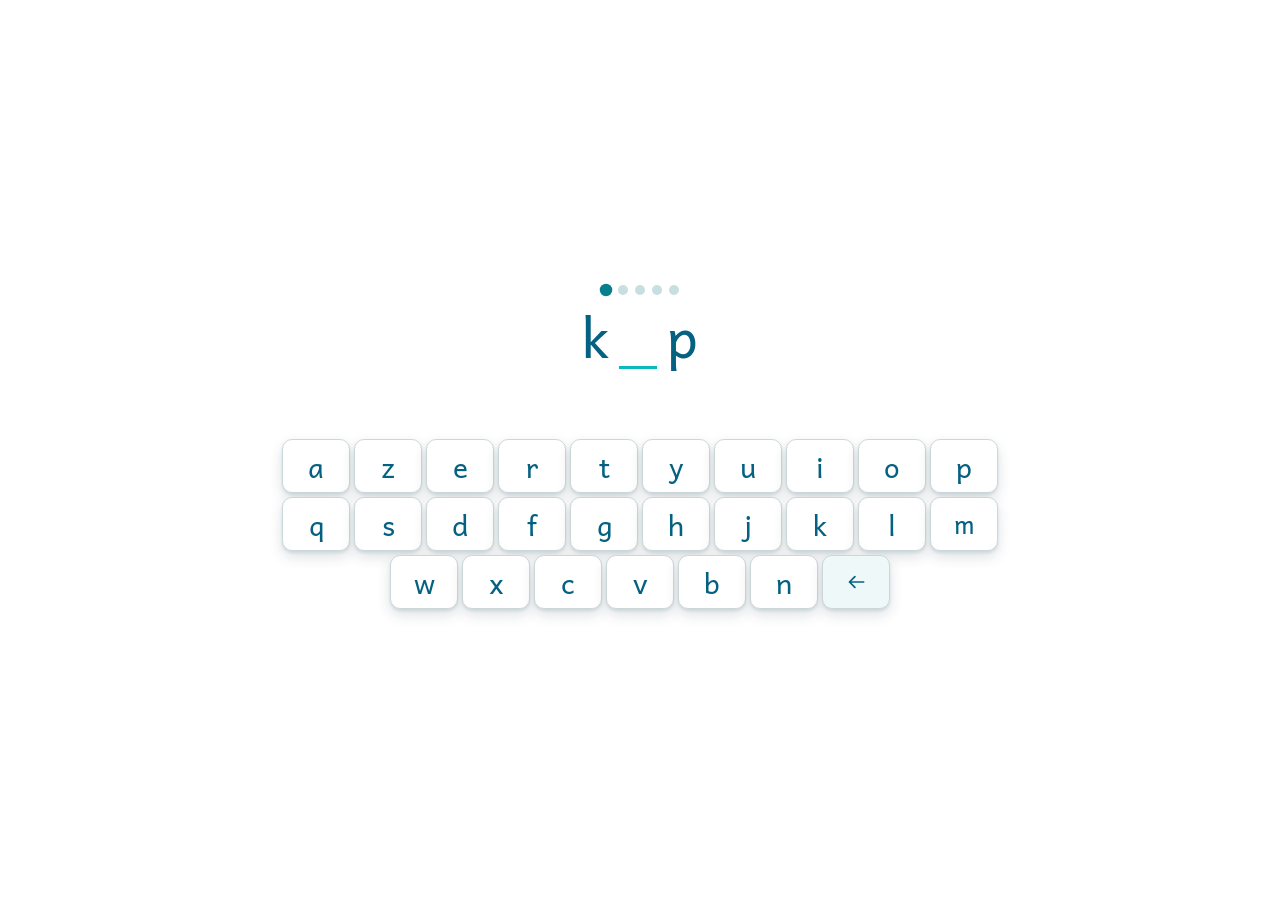
<file: index.html>
<!doctype html>
<html lang="nl">
  <head>
    <meta charset="utf-8" />
    <meta
      name="viewport"
      content="width=device-width,initial-scale=1,viewport-fit=cover"
    />
    <meta name="theme-color" content="#087f8c" />
    <title>Dictee</title>
    <meta
      name="description"
      content="Mobiele dictee-oefeningen en digitaal klik-klakboekje voor NT2 Alfa."
    />
    <link rel="stylesheet" href="styles.css?v=8" />
  </head>
  <body data-app="dictee">
    <svg class="svg-defs" aria-hidden="true">
      <symbol id="i-play" viewBox="0 0 24 24">
        <path d="M8 5.5v13l10.5-6.5L8 5.5Z" />
      </symbol>
      <symbol id="i-speaker" viewBox="0 0 24 24">
        <path d="M11 5 6 9H2v6h4l5 4V5Z" />
        <path d="M15.5 8.5a5 5 0 0 1 0 7M18 6a8.5 8.5 0 0 1 0 12" />
      </symbol>
      <symbol id="i-keyboard" viewBox="0 0 24 24">
        <rect x="2" y="5" width="20" height="14" rx="2" />
        <path
          d="M6 9h.01M10 9h.01M14 9h.01M18 9h.01M7 13h.01M11 13h.01M15 13h.01M5 16h14"
        />
      </symbol>
      <symbol id="i-book" viewBox="0 0 24 24">
        <path
          d="M3 5.5A3.5 3.5 0 0 1 6.5 2H11v18H6.5A3.5 3.5 0 0 0 3 23V5.5ZM21 5.5A3.5 3.5 0 0 0 17.5 2H13v18h4.5A3.5 3.5 0 0 1 21 23V5.5Z"
        />
      </symbol>
      <symbol id="i-gear" viewBox="0 0 24 24">
        <circle cx="12" cy="12" r="3" />
        <path
          d="M19.4 15a1.7 1.7 0 0 0 .34 1.88l.06.06-2.83 2.83-.06-.06a1.7 1.7 0 0 0-1.88-.34 1.7 1.7 0 0 0-1.03 1.55V21h-4v-.08A1.7 1.7 0 0 0 8.97 19.4a1.7 1.7 0 0 0-1.88.34l-.06.06-2.83-2.83.06-.06A1.7 1.7 0 0 0 4.6 15a1.7 1.7 0 0 0-1.55-1.03H3v-4h.08A1.7 1.7 0 0 0 4.6 8.94a1.7 1.7 0 0 0-.34-1.88L4.2 7l2.83-2.83.06.06a1.7 1.7 0 0 0 1.88.34A1.7 1.7 0 0 0 10 3.02V3h4v.08a1.7 1.7 0 0 0 1.03 1.55 1.7 1.7 0 0 0 1.88-.34l.06-.06L19.8 7l-.06.06a1.7 1.7 0 0 0-.34 1.88A1.7 1.7 0 0 0 20.95 10H21v4h-.08A1.7 1.7 0 0 0 19.4 15Z"
        />
      </symbol>
      <symbol id="i-erase" viewBox="0 0 24 24">
        <path d="M19 12H6M11 7l-5 5 5 5" />
      </symbol>
      <symbol id="i-back" viewBox="0 0 24 24">
        <path d="m15 18-6-6 6-6" />
      </symbol>
      <symbol id="i-next" viewBox="0 0 24 24">
        <path d="m9 18 6-6-6-6" />
      </symbol>
      <symbol id="i-up" viewBox="0 0 24 24"><path d="m6 15 6-6 6 6" /></symbol>
      <symbol id="i-down" viewBox="0 0 24 24"><path d="m6 9 6 6 6-6" /></symbol>
      <symbol id="i-check" viewBox="0 0 24 24">
        <path d="m5 12 4 4L19 6" />
      </symbol>
      <symbol id="i-retry" viewBox="0 0 24 24">
        <path d="M20 11a8 8 0 1 0-2.3 5.7" />
        <path d="M20 4v7h-7" />
      </symbol>
      <symbol id="i-close" viewBox="0 0 24 24">
        <path d="M18 6 6 18M6 6l12 12" />
      </symbol>
      <symbol id="i-plus" viewBox="0 0 24 24">
        <path d="M12 5v14M5 12h14" />
      </symbol>
      <symbol id="i-mic" viewBox="0 0 24 24">
        <rect x="9" y="2" width="6" height="12" rx="3" />
        <path d="M5 10a7 7 0 0 0 14 0M12 17v5" />
      </symbol>
      <symbol id="i-upload" viewBox="0 0 24 24">
        <path d="M12 16V4m0 0L7 9m5-5 5 5M4 20h16" />
      </symbol>
    </svg>

    <main id="app" class="app-shell" aria-live="polite"></main>
    <script src="data.js"></script>
    <script src="app.js?v=11"></script>
  </body>
</html>
</file>
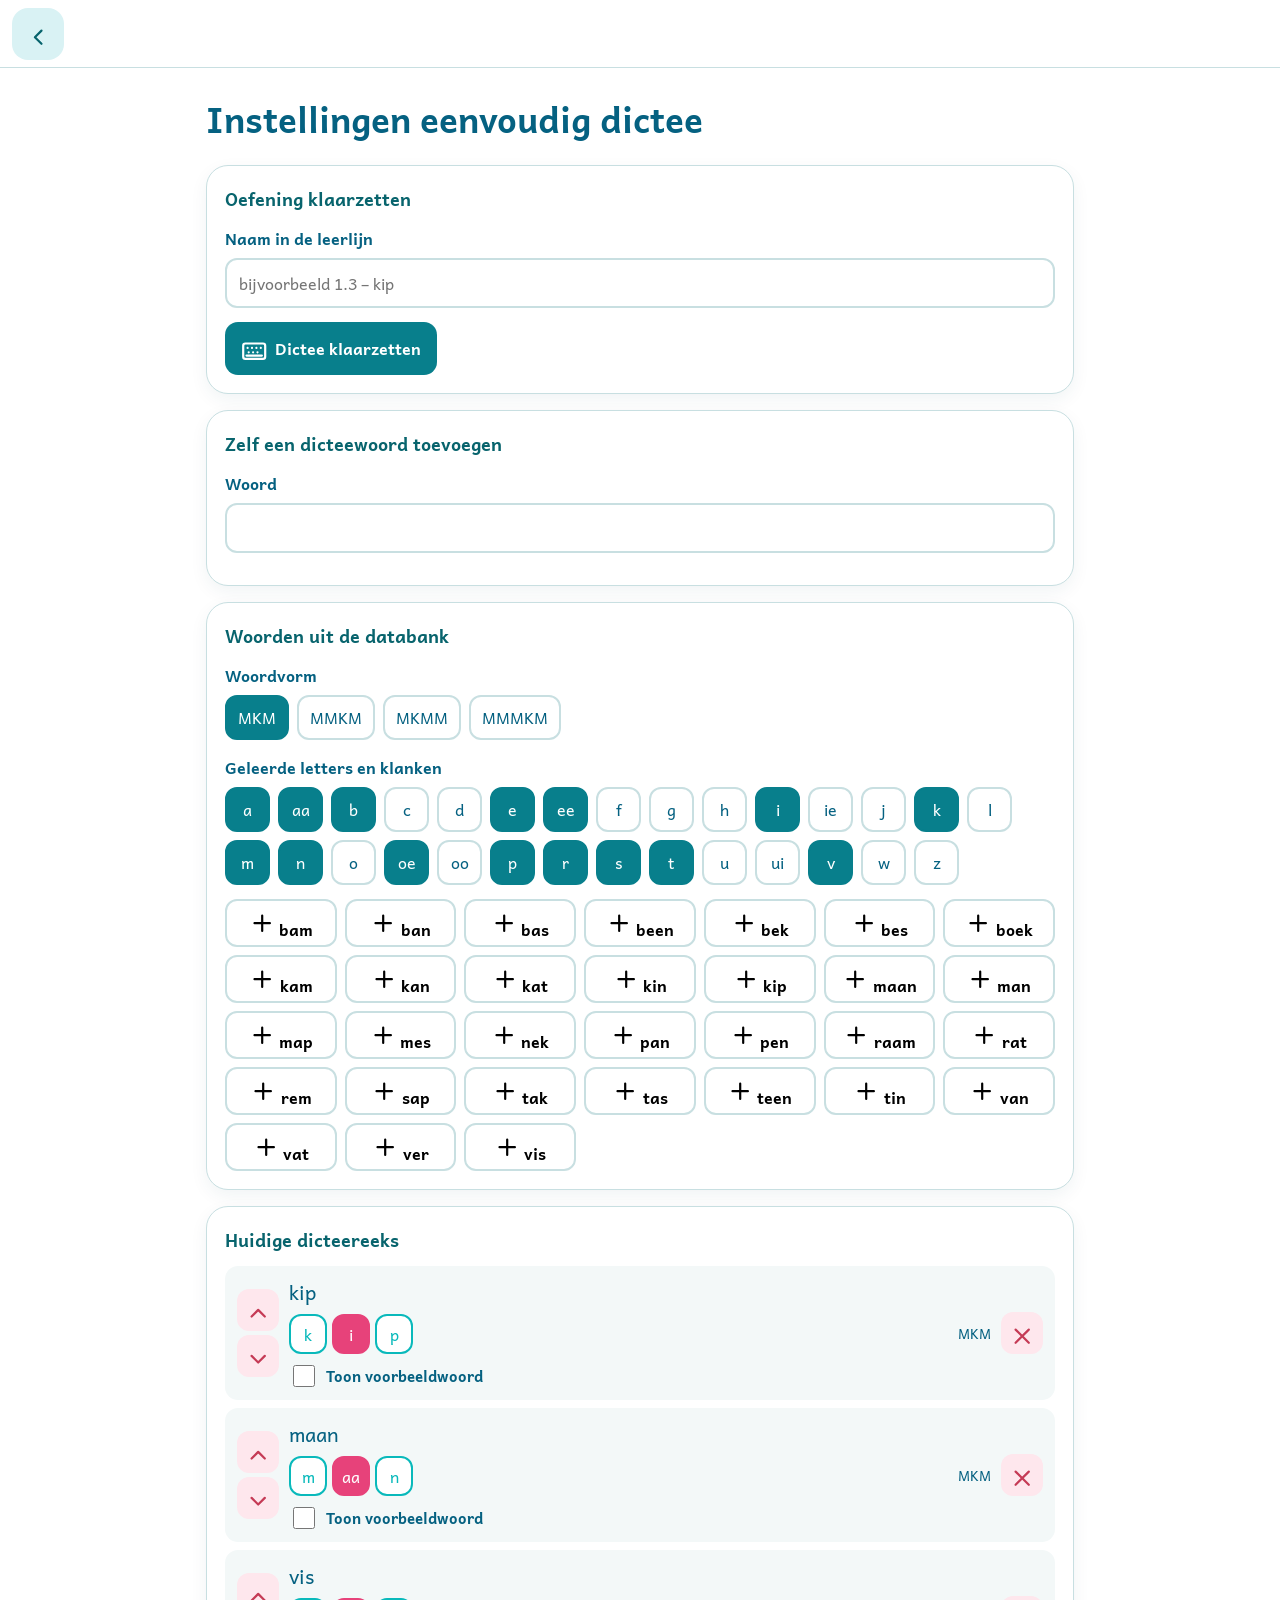
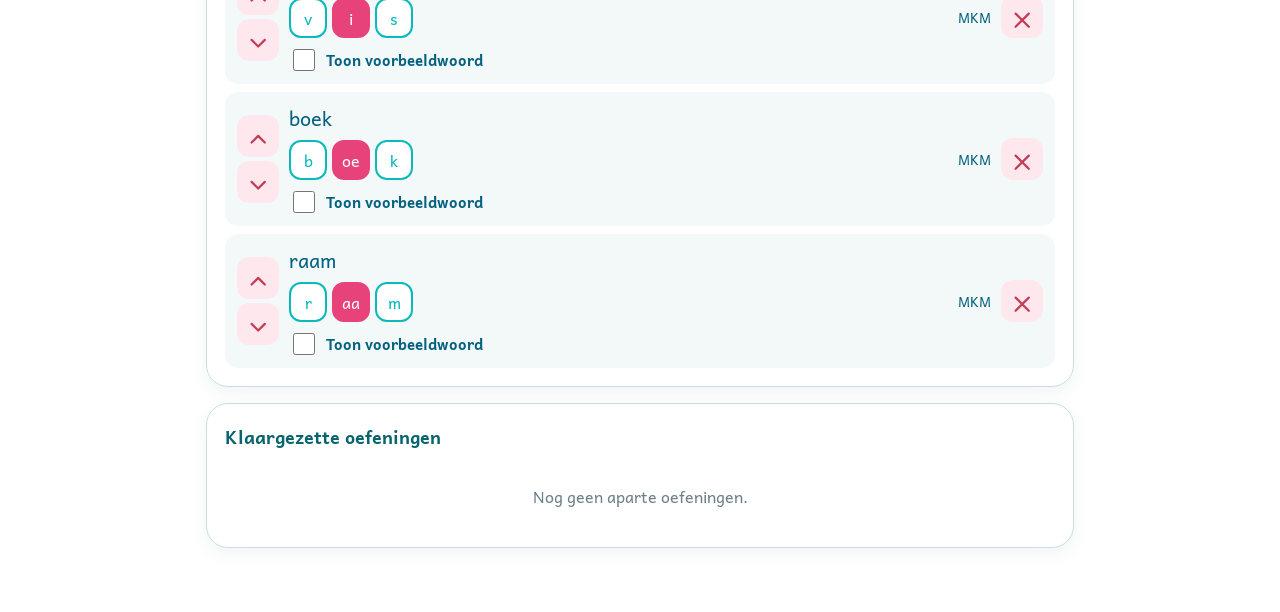
<file: beheer/index.html>
<!doctype html>
<html lang="nl">
  <head>
    <meta charset="utf-8" />
    <meta
      name="viewport"
      content="width=device-width,initial-scale=1,viewport-fit=cover"
    />
    <meta name="theme-color" content="#087f8c" />
    <title>Letterlab — beheer</title>
    <meta
      name="description"
      content="Mobiele dictee-oefeningen en digitaal klik-klakboekje voor NT2 Alfa."
    />
    <link rel="stylesheet" href="../styles.css?v=8" />
  </head>
  <body data-app="beheer">
    <svg class="svg-defs" aria-hidden="true">
      <symbol id="i-speaker" viewBox="0 0 24 24">
        <path d="M11 5 6 9H2v6h4l5 4V5Z" />
        <path d="M15.5 8.5a5 5 0 0 1 0 7M18 6a8.5 8.5 0 0 1 0 12" />
      </symbol>
      <symbol id="i-keyboard" viewBox="0 0 24 24">
        <rect x="2" y="5" width="20" height="14" rx="2" />
        <path
          d="M6 9h.01M10 9h.01M14 9h.01M18 9h.01M7 13h.01M11 13h.01M15 13h.01M5 16h14"
        />
      </symbol>
      <symbol id="i-book" viewBox="0 0 24 24">
        <path
          d="M3 5.5A3.5 3.5 0 0 1 6.5 2H11v18H6.5A3.5 3.5 0 0 0 3 23V5.5ZM21 5.5A3.5 3.5 0 0 0 17.5 2H13v18h4.5A3.5 3.5 0 0 1 21 23V5.5Z"
        />
      </symbol>
      <symbol id="i-gear" viewBox="0 0 24 24">
        <circle cx="12" cy="12" r="3" />
        <path
          d="M19.4 15a1.7 1.7 0 0 0 .34 1.88l.06.06-2.83 2.83-.06-.06a1.7 1.7 0 0 0-1.88-.34 1.7 1.7 0 0 0-1.03 1.55V21h-4v-.08A1.7 1.7 0 0 0 8.97 19.4a1.7 1.7 0 0 0-1.88.34l-.06.06-2.83-2.83.06-.06A1.7 1.7 0 0 0 4.6 15a1.7 1.7 0 0 0-1.55-1.03H3v-4h.08A1.7 1.7 0 0 0 4.6 8.94a1.7 1.7 0 0 0-.34-1.88L4.2 7l2.83-2.83.06.06a1.7 1.7 0 0 0 1.88.34A1.7 1.7 0 0 0 10 3.02V3h4v.08a1.7 1.7 0 0 0 1.03 1.55 1.7 1.7 0 0 0 1.88-.34l.06-.06L19.8 7l-.06.06a1.7 1.7 0 0 0-.34 1.88A1.7 1.7 0 0 0 20.95 10H21v4h-.08A1.7 1.7 0 0 0 19.4 15Z"
        />
      </symbol>
      <symbol id="i-erase" viewBox="0 0 24 24">
        <path d="M19 12H6M11 7l-5 5 5 5" />
      </symbol>
      <symbol id="i-back" viewBox="0 0 24 24">
        <path d="m15 18-6-6 6-6" />
      </symbol>
      <symbol id="i-next" viewBox="0 0 24 24">
        <path d="m9 18 6-6-6-6" />
      </symbol>
      <symbol id="i-up" viewBox="0 0 24 24"><path d="m6 15 6-6 6 6" /></symbol>
      <symbol id="i-down" viewBox="0 0 24 24"><path d="m6 9 6 6 6-6" /></symbol>
      <symbol id="i-check" viewBox="0 0 24 24">
        <path d="m5 12 4 4L19 6" />
      </symbol>
      <symbol id="i-retry" viewBox="0 0 24 24">
        <path d="M3 12a9 9 0 1 0 3-6.7L3 8" />
        <path d="M3 3v5h5" />
      </symbol>
      <symbol id="i-close" viewBox="0 0 24 24">
        <path d="M18 6 6 18M6 6l12 12" />
      </symbol>
      <symbol id="i-plus" viewBox="0 0 24 24">
        <path d="M12 5v14M5 12h14" />
      </symbol>
      <symbol id="i-mic" viewBox="0 0 24 24">
        <rect x="9" y="2" width="6" height="12" rx="3" />
        <path d="M5 10a7 7 0 0 0 14 0M12 17v5" />
      </symbol>
      <symbol id="i-upload" viewBox="0 0 24 24">
        <path d="M12 16V4m0 0L7 9m5-5 5 5M4 20h16" />
      </symbol>
    </svg>

    <main id="app" class="app-shell" aria-live="polite"></main>
    <script src="../data.js"></script>
    <script src="../app.js?v=8"></script>
  </body>
</html>
</file>
<file: styles.css>
/* ================================================================
   1. Lettertype en kleuren
   ================================================================ */

@font-face {
  font-family: Andika;
  src: url("assets/fonts/andika-400.woff2") format("woff2");
  font-weight: 400;
  font-display: swap;
}
@font-face {
  font-family: Andika;
  src: url("assets/fonts/andika-700.woff2") format("woff2");
  font-weight: 700;
  font-display: swap;
}
:root {
  /* Pas hier de hoofdkleuren van de volledige app aan. */
  --ink: #056181;
  --teal: #087f8c;
  --teal-dark: #08646d;
  --blue: #d9f2f4;
  --pink: #e7427a;
  --paper: #f7fbfb;
  --line: #c8dfe1;
  --good: #16805d;
  --bad: #c53b56;
  --shadow: 0 12px 34px rgba(20, 67, 79, 0.13);
}

/* ================================================================
   2. Algemene basisopmaak
   ================================================================ */

* {
  box-sizing: border-box;
}
html,
body {
  margin: 0;
  min-height: 100%;
  background: var(--paper);
  color: var(--ink);
  font-family: Andika, Arial, sans-serif;
}
button,
input,
select {
  font: inherit;
}
button {
  touch-action: manipulation;
}
.svg-defs {
  position: absolute;
  width: 0;
  height: 0;
  overflow: hidden;
}
.icon {
  width: 1.65rem;
  height: 1.65rem;
  fill: none;
  stroke: currentColor;
  stroke-width: 2;
  stroke-linecap: round;
  stroke-linejoin: round;
  margin-top: 0.4em;
}
.app-shell {
  min-height: 100svh;
  display: flex;
  flex-direction: column;
}

/* ================================================================
   3. Bovenbalk, pictogrammen en algemene knoppen
   ================================================================ */

.topbar {
  height: 68px;
  padding: 8px max(12px, env(safe-area-inset-left));
  display: flex;
  align-items: center;
  justify-content: space-between;
  background: #fff;
  border-bottom: 1px solid var(--line);
}
.brand {
  font-weight: 700;
  color: var(--teal);
  letter-spacing: 0.02em;
}
.top-actions {
  display: flex;
  gap: 10px;
}
.icon-btn {
  width: 52px;
  height: 52px;
  border: 0;
  border-radius: 16px;
  background: var(--blue);
  color: var(--teal-dark);
  display: grid;
  place-items: center;
  cursor: pointer;
}
.icon-btn:hover,
.icon-btn:focus-visible {
  outline: 3px solid rgba(231, 66, 122, 0.26);
}
.icon-btn.primary {
  background: var(--pink);
  color: #fff;
}
.icon-btn.good {
  background: var(--good);
  color: #fff;
}
.icon-btn.bad {
  background: var(--bad);
  color: #fff;
}

/* ================================================================
   4. Startscherm
   ================================================================ */

.screen {
  width: min(100%, 980px);
  margin: auto;
  padding: 10px max(14px, env(safe-area-inset-left))
    calc(18px + env(safe-area-inset-bottom));
}
.home-grid {
  display: grid;
  grid-template-columns: repeat(2, minmax(0, 240px));
  gap: 20px;
  justify-content: center;
}
.mode-card {
  aspect-ratio: 1;
  border: 0;
  border-radius: 30px;
  background: #fff;
  color: var(--teal);
  box-shadow: var(--shadow);
  display: grid;
  place-items: center;
  cursor: pointer;
}
.mode-card:nth-child(2) {
  color: var(--pink);
}
.mode-card .icon {
  width: 42%;
  height: 42%;
  stroke-width: 1.35;
}

/* ================================================================
   5. Dicteescherm en AZERTY-toetsenbord
   ================================================================ */

.dictation {
  display: flex;
  flex-direction: column;
  gap: 8px;
  align-items: center;
}
.dictation-finished {
  min-height: 100svh;
  display: flex;
  flex-direction: column;
  align-items: center;
  justify-content: center;
  gap: 12px;
  text-align: center;
}
.finished-check {
  width: 112px;
  height: 112px;
  border-radius: 50%;
  display: grid;
  place-items: center;
  background: var(--good);
  color: white;
}
.finished-check .icon {
  width: 65px;
  height: 65px;
}
.dictation-finished h1 {
  margin: 0;
  font-size: clamp(2.5rem, 9vw, 4rem);
}
.finished-next {
  color: var(--teal-dark);
}
.finished-next .icon {
  width: 36px;
  height: 36px;
}
.restart-button {
  margin-top: 12px;
  width: 45px;
  height: 45px;
  border: 0;
  border-radius: 50%;
  background: var(--blue);
  color: var(--teal-dark);
  cursor: pointer;
  display: grid;
  place-items: center;
}
.restart-button .icon {
  width: 30px;
  height: 30px;
}
.listen {
  width: 84px;
  height: 84px;
  border-radius: 26px;
  background: var(--teal);
  color: #fff;
  border: 0;
  display: grid;
  place-items: center;
  box-shadow: var(--shadow);
}
.listen .icon {
  width: 42px;
  height: 42px;
}
.dictation-image {
  display: block;
  max-width: min(100%, 320px);
  max-height: min(30svh, 210px);
  object-fit: contain;
  border-radius: 12px;
}
.word-slots {
  min-height: 64px;
  display: flex;
  align-items: flex-end;
  justify-content: center;
  gap: 10px;
  flex-wrap: wrap;
}

.copy-word {
  margin-bottom: 8px;
  color: var(--ink);
  font-size: clamp(2rem, 9vw, 4.5rem);
  font-weight: 700;
  text-align: center;
}

.edit-notice,
.publication-message {
  margin-bottom: 16px;
  padding: 14px 16px;
  border-radius: 14px;
  background: #fff3c4;
  color: #533f00;
  line-height: 1.45;
}

.publication-message {
  background: #daf4ee;
  color: #174b41;
}

.check-option {
  display: flex;
  align-items: center;
  gap: 10px;
  margin: 14px 0;
  font-weight: 700;
}

.check-option input {
  width: 24px;
  height: 24px;
  accent-color: var(--teal);
}

.question-option {
  display: flex;
  align-items: center;
  gap: 8px;
  margin-top: 8px;
  font-size: 0.95rem;
  font-weight: 700;
}

.question-option input {
  width: 22px;
  height: 22px;
  accent-color: var(--teal);
}

.series-item-editable {
  align-items: center;
}

.series-order {
  display: flex;
  flex-direction: column;
  gap: 4px;
}

.series-order .icon-btn {
  min-width: 36px;
  min-height: 36px;
}

.series-question {
  flex: 1;
  min-width: 0;
  color: #056181;
}

.series-missing {
  display: flex;
  flex-wrap: wrap;
  gap: 5px;
  margin-top: 6px;
  color: #09b9bb;
  border-color: #09b9bb;
}

.series-missing .chip {
  min-width: 38px;
  min-height: 38px;
  padding: 5px 7px;
  color: #09b9bb;
  border-color: #09b9bb;

}
.slot {
  min-width: 54px;
  padding: 3px 8px 2px;
  border-bottom: 3px solid var(--teal);
  font-size: clamp(3.0rem, 15vw, 5.2rem);
  line-height: 1;
  text-align: center;
  font-weight: 400;
  color: #056181;
}
.slot.missing {
  color: #09b9bb;
  border-color: #09b9bb;
}
.slot.wrong {
  color: var(--bad);
  border-color: var(--bad);
  animation: shake 0.28s linear 2;
}
.slot.good {
  color: var(--good);
  border-color: var(--good);
}
@keyframes shake {
  25% {
    transform: translateX(-5px);
  }
  75% {
    transform: translateX(5px);
  }
}
.feedback {
  height: 44px;
  display: flex;
  align-items: center;
  justify-content: center;
  gap: 14px;
}
.feedback .icon {
  width: 30px;
  height: 30px;
}
.feedback .icon-btn {
  width: 44px;
  height: 44px;
  border-radius: 50%;
}
.feedback .icon-btn .icon {
  width: 25px;
  height: 25px;
}
.feedback .icon-btn.bad {
  background: #fee7ed;
  color: var(--bad);
}
.feedback.good {
  color: var(--good);
}
.feedback.bad {
  color: var(--bad);
}
.keyboard {
  width: min(100%, 760px);
  display: flex;
  flex-direction: column;
  gap: 4px;
  margin-top: auto;
}
.key-row {
  display: flex;
  gap: 4px;
  justify-content: center;
}
.key {
  /* Andika Regular blijft leesbaar zonder dat de toets zwaar oogt. */
  font-family: Andika, Arial, sans-serif;
  font-weight: 400;
  flex: 1;
  max-width: 68px;
  min-width: 0;
  padding-right: 0;
  padding-left: 0;
  min-height: 54px;
  border: 1px solid #b8d4d7;
  border-bottom-width: 2px;
  border-radius: 12px;
  background: #fff;
  color: var(--ink);
  font-size: clamp(1.4rem, 5.5vw, 1.75rem);
}
/* De brede m krijgt iets kleinere letters, maar behoudt dezelfde aantikzone. */
.key[data-key="m"] {
  font-size: clamp(1.18rem, 4.7vw, 1.55rem);
}
.key:active {
  transform: translateY(2px);
  border-bottom-width: 2px;
}
.key.wide {
  max-width: 110px;
  background: var(--blue);
  color: var(--teal-dark);
}

/* ================================================================
   6. Klik-klakboekje
   ================================================================ */

.booklet {
  display: grid;
  gap: 22px;
}
.book-word {
  display: flex;
  justify-content: center;
  align-items: center;
  gap: 4px;
  font-size: clamp(3.6rem, 18vw, 8rem);
  font-weight: 700;
  color: var(--teal-dark);
}
.book-columns {
  display: grid;
  grid-template-columns: repeat(3, 1fr);
  gap: 10px;
}
.book-col {
  display: grid;
  gap: 8px;
  text-align: center;
}
.sound-card {
  min-height: 104px;
  border: 2px solid var(--line);
  border-radius: 22px;
  background: #fff;
  color: var(--ink);
  font-size: clamp(2.2rem, 10vw, 4.6rem);
  font-weight: 700;
  display: grid;
  place-items: center;
}
.sound-controls {
  display: flex;
  justify-content: center;
  gap: 8px;
}
.tiny-btn {
  width: 46px;
  height: 46px;
  border: 0;
  border-radius: 14px;
  background: var(--blue);
  color: var(--teal-dark);
  display: grid;
  place-items: center;
}
.tiny-btn .icon {
  width: 23px;
  height: 23px;
}

/* ================================================================
   7. Lesgeversgedeelte
   ================================================================ */

.teacher {
  width: min(100%, 900px);
  margin: auto;
  padding: 22px 16px 48px;
}
.teacher h1 {
  font-size: clamp(1.6rem, 5vw, 2.2rem);
  margin: 0 0 18px;
}
.teacher h2 {
  font-size: 1.15rem;
  margin: 0 0 12px;
  color: var(--teal-dark);
}
.panel {
  background: #fff;
  border: 1px solid var(--line);
  border-radius: 22px;
  padding: 18px;
  margin-bottom: 16px;
  box-shadow: 0 6px 18px rgba(20, 67, 79, 0.06);
}
.field {
  display: grid;
  gap: 7px;
  margin-bottom: 14px;
}
.field label {
  font-weight: 700;
}
.text-input,
.select {
  width: 100%;
  min-height: 50px;
  border: 2px solid var(--line);
  border-radius: 12px;
  padding: 9px 12px;
  background: #fff;
  color: var(--ink);
}
.chips {
  display: flex;
  flex-wrap: wrap;
  gap: 8px;
}
.chip {
  min-width: 45px;
  min-height: 45px;
  border: 2px solid var(--line);
  border-radius: 12px;
  background: #fff;
  color: var(--ink);
  padding: 7px 11px;
}
.chip.active {
  background: var(--teal);
  border-color: var(--teal);
  color: #fff;
}
.chip.missing-choice.active {
  background: var(--pink);
  border-color: var(--pink);
}
.action {
  min-height: 48px;
  border: 0;
  border-radius: 13px;
  padding: 10px 16px;
  background: var(--teal);
  color: #fff;
  font-weight: 700;
  display: inline-flex;
  align-items: center;
  gap: 8px;
}
.action.secondary {
  background: var(--blue);
  color: var(--teal-dark);
}
.action.danger {
  background: #fee7ed;
  color: var(--bad);
}
.series {
  display: grid;
  gap: 8px;
}
.series-item {
  display: flex;
  align-items: center;
  gap: 10px;
  padding: 10px 12px;
  border-radius: 13px;
  background: #f3f8f8;
}
.series-word {
  font-size: 1.25rem;
  font-weight: 400;
  flex: 1;
}
.series-pattern {
  color: var(--ink);
  font-size: 0.9rem;
}
.series-item .icon-btn {
  width: 42px;
  height: 42px;
  border-radius: 12px;
  background: #fee7ed;
  color: var(--bad);
}
.series-item {
  flex-wrap: wrap;
}
.series-image-field {
  flex-basis: 100%;
  display: grid;
  gap: 4px;
  font-size: 0.9rem;
}
.suggestions {
  display: grid;
  grid-template-columns: repeat(auto-fill, minmax(110px, 1fr));
  gap: 8px;
}
.suggestion {
  min-height: 48px;
  border: 2px solid var(--line);
  border-radius: 12px;
  background: #fff;
  font-weight: 700;
}
.suggestion.added {
  background: #e7f7f0;
  color: var(--good);
  border-color: #acdcca;
}
.help {
  color: #5c7280;
  font-size: 0.92rem;
  margin: 4px 0 12px;
}
.empty {
  padding: 20px;
  text-align: center;
  color: #6d7f88;
}
.publish-actions {
  display: flex;
  flex-wrap: wrap;
  gap: 10px;
}
.exercise-list {
  display: grid;
  gap: 10px;
}
.exercise-item {
  display: flex;
  align-items: center;
  gap: 8px;
  padding: 12px;
  border-radius: 14px;
  background: #f3f8f8;
}
.exercise-info {
  flex: 1;
  display: grid;
}
.exercise-info span {
  color: #5c7280;

  font-size: 0.9rem;
}
.exercise-item .action {
  text-decoration: none;
}
.exercise-item .icon-btn {
  width: 46px;
  height: 46px;
  flex: 0 0 auto;
  background: #fee7ed;
  color: var(--bad);
}

/* ================================================================
   8. Aanpassingen voor kleine en liggende schermen
   ================================================================ */

@media (max-width: 560px) {
  .screen {
    padding-top: 10px;
  }
  .screen.dictation {
    /* Bijna geen binnenmarge: de tien AZERTY-toetsen krijgen zo meer breedte.
       Vrije ruimte voor Genially maak je buiten het iframe, niet hier. */
    padding-right: max(4px, env(safe-area-inset-right));
    padding-left: max(4px, env(safe-area-inset-left));
    padding-bottom: calc(6px + env(safe-area-inset-bottom));
  }
  .topbar {
    height: 62px;
  }
  .icon-btn {
    width: 46px;
    height: 46px;
  }
  .home-grid {
    gap: 14px;
  }
  .mode-card {
    border-radius: 24px;
  }
  .book-columns {
    gap: 6px;
  }
  .sound-card {
    min-height: 86px;
    border-radius: 17px;
  }
  .word-slots {
    gap: 5px;
  }
  .slot {
    min-width: 42px;
  }
  .panel {
    padding: 8px;
  }
  .exercise-item {
    align-items: stretch;
    flex-wrap: wrap;
  }
  .exercise-info {
    flex-basis: 100%;
  }
}
@media (orientation: landscape) and (max-height: 620px) {
  .topbar {
    height: 54px;
  }
  .icon-btn {
    width: 40px;
    height: 40px;
  }
  .screen {
    padding-top: 4px;
    padding-bottom: 4px;
  }
  .dictation {
    gap: 6px;
  }
  .listen {
    width: 58px;
    height: 58px;
    border-radius: 18px;
  }
  .listen .icon {
    width: 30px;
    height: 30px;
  }
  .word-slots {
    min-height: 58px;
  }
  .slot {
    font-size: 2.5rem;
  }
  .feedback {
    height: 40px;
  }
  .key {
    min-height: 44px;
  }
  .booklet {
    grid-template-columns: 1fr 2fr;
    align-items: center;
  }
  .book-word {
    font-size: 4rem;
  }
}


/* Houd het volledige dictee zichtbaar op kleinere telefoons en in Genially. */
@media (max-height: 740px) {
  .screen.dictation {
    height: 100svh;
    min-height: 0;
    margin-top: 0;
    margin-bottom: 0;
    padding-top: 5px;
    padding-bottom: calc(5px + env(safe-area-inset-bottom));
    gap: 4px;
    overflow: hidden;
    justify-content: center;
  }

  .dictation .listen {
    width: 56px;
    height: 56px;
    border-radius: 18px;
    flex: 0 0 auto;
  }

  .dictation .listen .icon {
    width: 29px;
    height: 29px;
  }

  .dictation-image {
    max-width: min(58vw, 250px);
    max-height: 18svh;
    margin-bottom: 2px;
  }

  .copy-word {
    margin-bottom: 2px;
    font-size: clamp(1.65rem, 7vw, 2.4rem);
    line-height: 1;
    color: var(--ink);
    font-weight: 400;
  }

  .word-slots {
    min-height: 45px;
    gap: 5px;
  }

  .slot {
    min-width: 38px;
    padding: 2px 3px 1px;
    border-bottom-width: 2px;
    font-size: clamp(1.8rem, 8vw, 2.7rem);
  }

  .feedback {
    height: 38px;
  }

  .feedback .icon-btn {
    width: 38px;
    height: 38px;
  }

  .keyboard {
    gap: 3px;
    margin-top: clamp(4px, 1svh, 10px);
  }

  .key-row {
    gap: 3px;
  }

  .key {
    min-height: 46px;
    border-radius: 9px;
    font-size: clamp(1.2rem, 5vw, 1.55rem);
  }
  .copy-word {
    font-size: clamp(2.2rem, 10vw, 3.2rem);
  }
  .slot {
    font-size: clamp(2.4rem, 11vw, 3.4rem);
    min-width: 46px;
  }
}

@media (max-height: 590px) {
  .dictation .listen {
    width: 48px;
    height: 48px;
  }

  .dictation-image {
    max-height: 12svh;
  }

  .copy-word {
    font-size: 1.55rem;
  }

  .word-slots {
    min-height: 39px;
  }

  .slot {
    font-size: 1.75rem;
  }

  .feedback {
    height: 34px;
  }

  .key {
    min-height: 42px;
  }
}

/* ================================================================
   9. Volledige versie (link met weergave=volledig)
   ================================================================ */

/* Instructiebalk bovenaan met één ronde afspeelknop. */
.instruction-bar {
  align-self: stretch;
  display: flex;
  justify-content: center;
  padding: 6px 0 8px;
  border-bottom: 1px solid var(--line);
}
.play-instruction {
  width: 52px;
  height: 52px;
  border: 0;
  border-radius: 50%;
  background: var(--ink);
  color: #fff;
  display: grid;
  place-items: center;
  cursor: pointer;
  box-shadow: var(--shadow);
}
.play-instruction .icon {
  width: 24px;
  height: 24px;
  fill: currentColor;
}
.play-instruction:focus-visible {
  outline: 3px solid rgba(231, 66, 122, 0.45);
  outline-offset: 3px;
}
@media (max-height: 740px) {
  .instruction-bar {
    padding: 2px 0 4px;
  }
  .play-instruction {
    width: 42px;
    height: 42px;
  }
  .play-instruction .icon {
    width: 20px;
    height: 20px;
  }
}

/* Staand: de onderdelen staan gewoon onder elkaar. */
.dictation-media {
  display: contents;
}

/* Liggende gsm: instructie, luisterknop en afbeelding links, het dictee
   rechts. Anders is er te weinig hoogte voor alles. */
@media (orientation: landscape) and (max-height: 620px) {
  .full-view .screen.dictation {
    display: grid;
    grid-template-columns: minmax(110px, 28%) minmax(0, 1fr);
    grid-auto: auto;
    align-content: center;
    align-items: center;
    column-gap: 14px;
    row-gap: 2px;
    width: 100%;
    max-width: none;
  }
  .full-view .dictation > * {
    grid-column: 2;
    justify-self: stretch;
  }
  .full-view .dictation > .copy-word,
  .full-view .dictation > .word-slots,
  .full-view .dictation > .feedback {
    justify-self: center;
  }
  .full-view .dictation > .dictation-media {
    grid-column: 1;
    grid-row: 1 / span 4;
    display: flex;
    flex-direction: column;
    align-items: center;
    gap: 6px;
  }
  .full-view .dictation-media .instruction-bar {
    border-bottom: 0;
    padding: 0;
  }
  .full-view .dictation-media .dictation-image {
    max-width: 100%;
    max-height: 38svh;
  }
}

/* Reeks van meerdere woorden: een bolletje per woord. */
.series-progress {
  display: flex;
  justify-content: center;
  flex-wrap: wrap;
  gap: 7px;
  padding: 6px 0 2px;
}
.series-progress span {
  width: 10px;
  height: 10px;
  border-radius: 50%;
  background: var(--line);
  transition: background 200ms ease, transform 200ms ease;
}
.series-progress .current {
  background: var(--teal);
  transform: scale(1.25);
}
.series-progress .done {
  background: var(--good);
}

/* Knop "Opnieuw" na een juist antwoord: rustig, in de basiskleur. */
.feedback .icon-btn.again {
  background: var(--blue);
  color: var(--teal-dark);
}

/* Alle toetsen even breed: een tiende van de rij. De wisknop staat
   achteraan de onderste rij en is twee toetsen breed. */
.key-row {
  --kg: 4px;
  gap: var(--kg);
}
@media (max-height: 740px) {
  .key-row {
    --kg: 3px;
  }
}
.key-row .key {
  flex: 0 0 calc((100% - 9 * var(--kg)) / 10);
  min-width: 0;
}
.key-row .key.erase {
  flex-basis: calc((100% - 9 * var(--kg)) / 10 * 2 + var(--kg));
}
.key.erase .icon {
  stroke-width: 1.6;
  width: 26px;
  height: 26px;
}

.copy-word {
  font-size: clamp(2.2rem, 10vw, 3.2rem);
}
.slot {
  font-size: clamp(2.4rem, 11vw, 3.4rem);
  min-width: 46px;
}

/* Cijferblok: drie grote toetsen per rij */
.keyboard.numbers .key-row .key {
  flex-basis: calc((100% - 2 * var(--kg)) / 3);
  max-width: 110px;
}
.keyboard.numbers .key-row .key.erase {
  flex-basis: calc((100% - 2 * var(--kg)) / 3);
}

/* Toetsen in dezelfde stijl als de letterkaartjes van de sleepoefening:
   wit, fijn grijs kader, zachte schaduw voor een licht 3D-effect. */
.key {
  background: #fff;
  border: 1.5px solid #cbd8db;
  border-radius: 10px;
  box-shadow:
          0 2px 3px rgba(23, 48, 66, 0.10),
          0 6px 14px rgba(23, 48, 66, 0.14);
  color: var(--ink);
}
/* Bij indrukken: toets zakt iets in */
.key:active {
  transform: translateY(1px);
  box-shadow: 0 1px 2px rgba(23, 48, 66, 0.12);
}

/* Cijfertoetsen: heel licht turquoise */
.key[data-key="0"],
.key[data-key="1"],
.key[data-key="2"],
.key[data-key="3"],
.key[data-key="4"],
.key[data-key="5"],
.key[data-key="6"],
.key[data-key="7"],
.key[data-key="8"],
.key[data-key="9"] {
  background: #eef8f9;
}

/* Wisknop: heel licht grijsblauw */
.key.erase {
  background: #eef8f9;
}

/* Doorzichtige achtergrond: de Genially-dia is zichtbaar rond de oefening,
   zonder blend mode. De toetsen blijven wit. */
html,
body,
.app-shell {
  background: transparent;
}

/* Meer ruimte tussen het woord en het vinkje/kruisje met Opnieuw */
.feedback {
  margin-top: 10px;
}
/* Letterplaatsen: elk woord blijft op één rij. app.js (fitWordSlots)
   maakt de letters kleiner als een woord niet past. Marges en breedtes
   staan in em, zodat ze mee krimpen met de letter. */
.dictation > .word-slots,
.full-view .dictation > .word-slots {
  width: 100%;
  max-width: 100%;
  min-width: 0;
  justify-self: stretch;
  column-gap: clamp(18px, 5vw, 36px);
  row-gap: 10px;
}
.word-group {
  display: flex;
  flex-wrap: nowrap;
  align-items: flex-end;
  gap: clamp(4px, 1.4vw, 10px);
}
/* Een korte zin: de letters van één woord dicht bij elkaar, zodat de
   woorden duidelijk als groepjes te zien zijn. */
.word-slots.sentence .word-group {
  gap: clamp(2px, 0.5vw, 4px);
}
.word-slots .slot {
  flex: 0 0 auto;
  min-width: 1.00em;
  padding: 0.06em 0.00em 0.04em;
  white-space: pre;
}

/* Gegeven letters (niet in te vullen) krijgen geen onderlijning.
   De lijn wordt doorzichtig in plaats van weggehaald, zodat alle
   letters netjes op dezelfde hoogte blijven staan. */
.word-slots .slot:not(.missing) {
  border-bottom-color: transparent;
  /* Gegeven letters zo breed als ze zijn: een smalle letter (l, i, t)
     krijgt geen lege ruimte naast zich. Alleen de in te vullen vakjes
     hebben een minimumbreedte. */
  min-width: 0;
}
</file>
